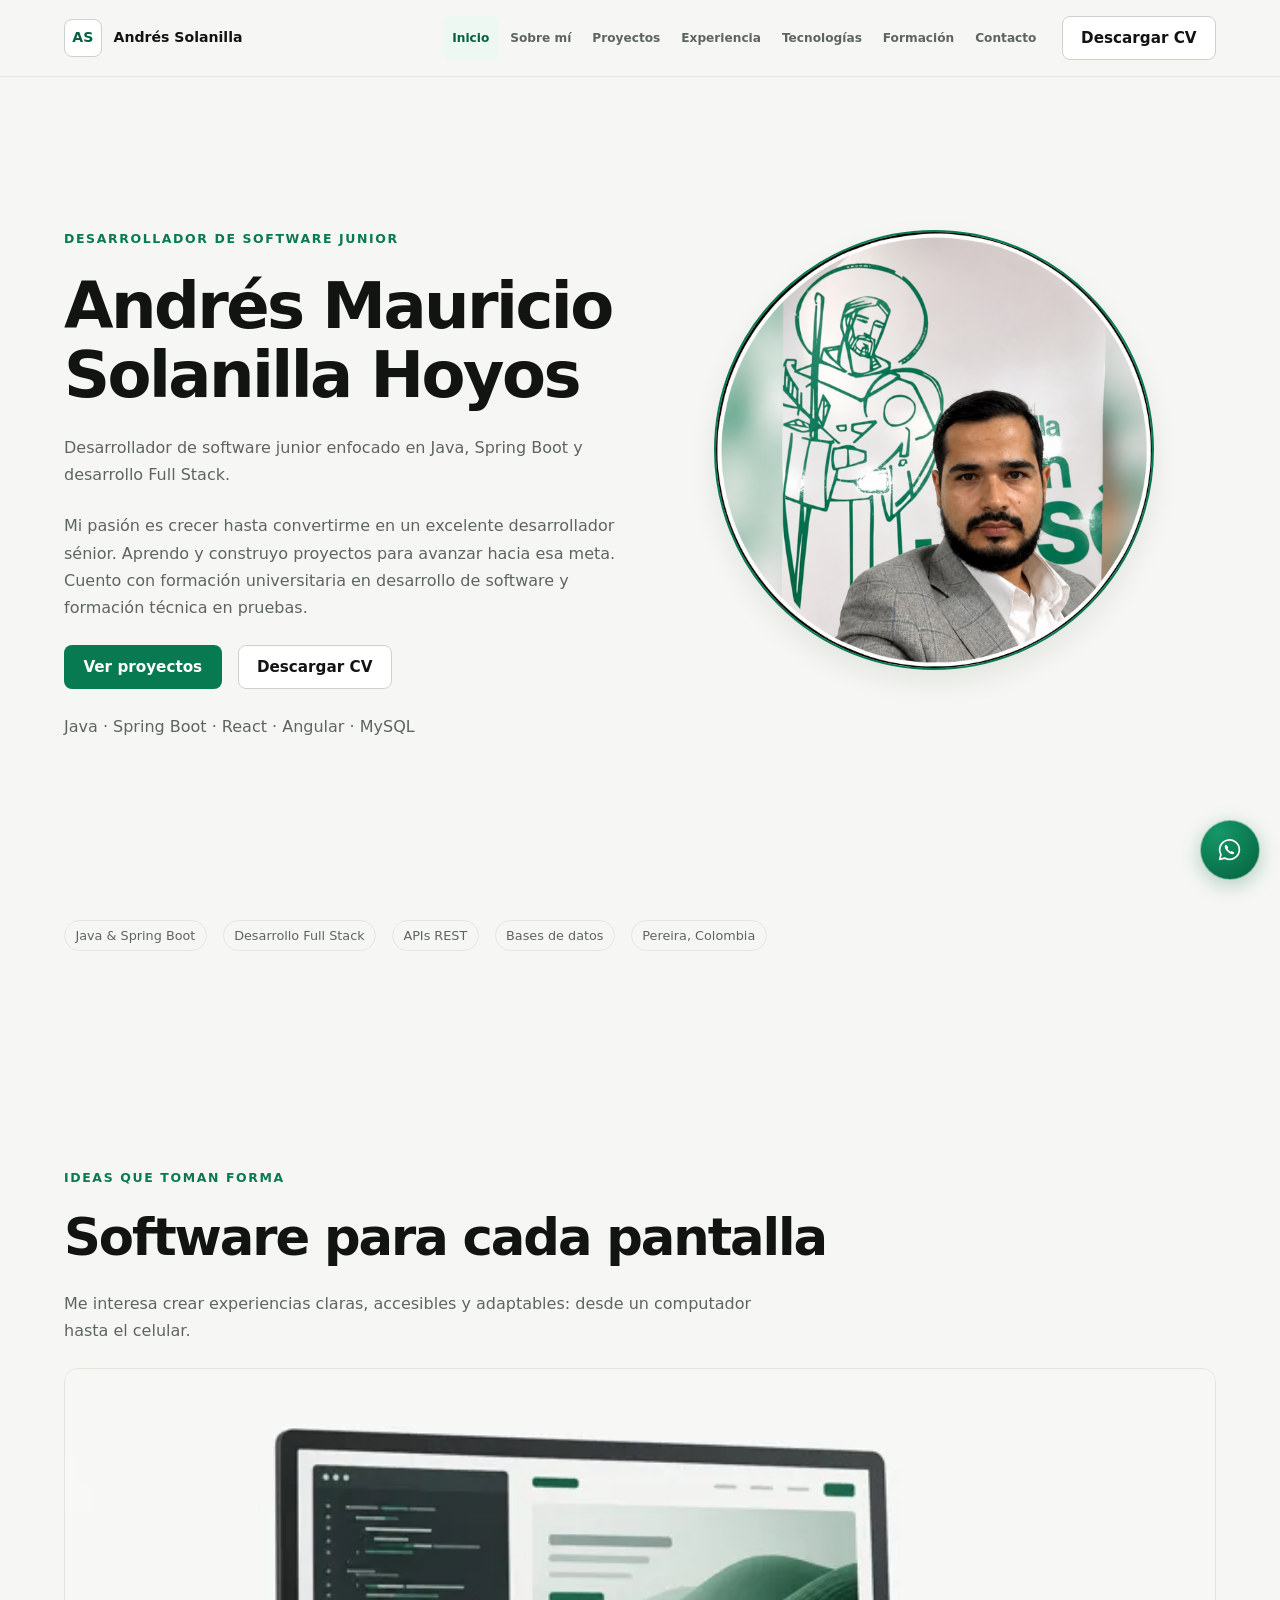
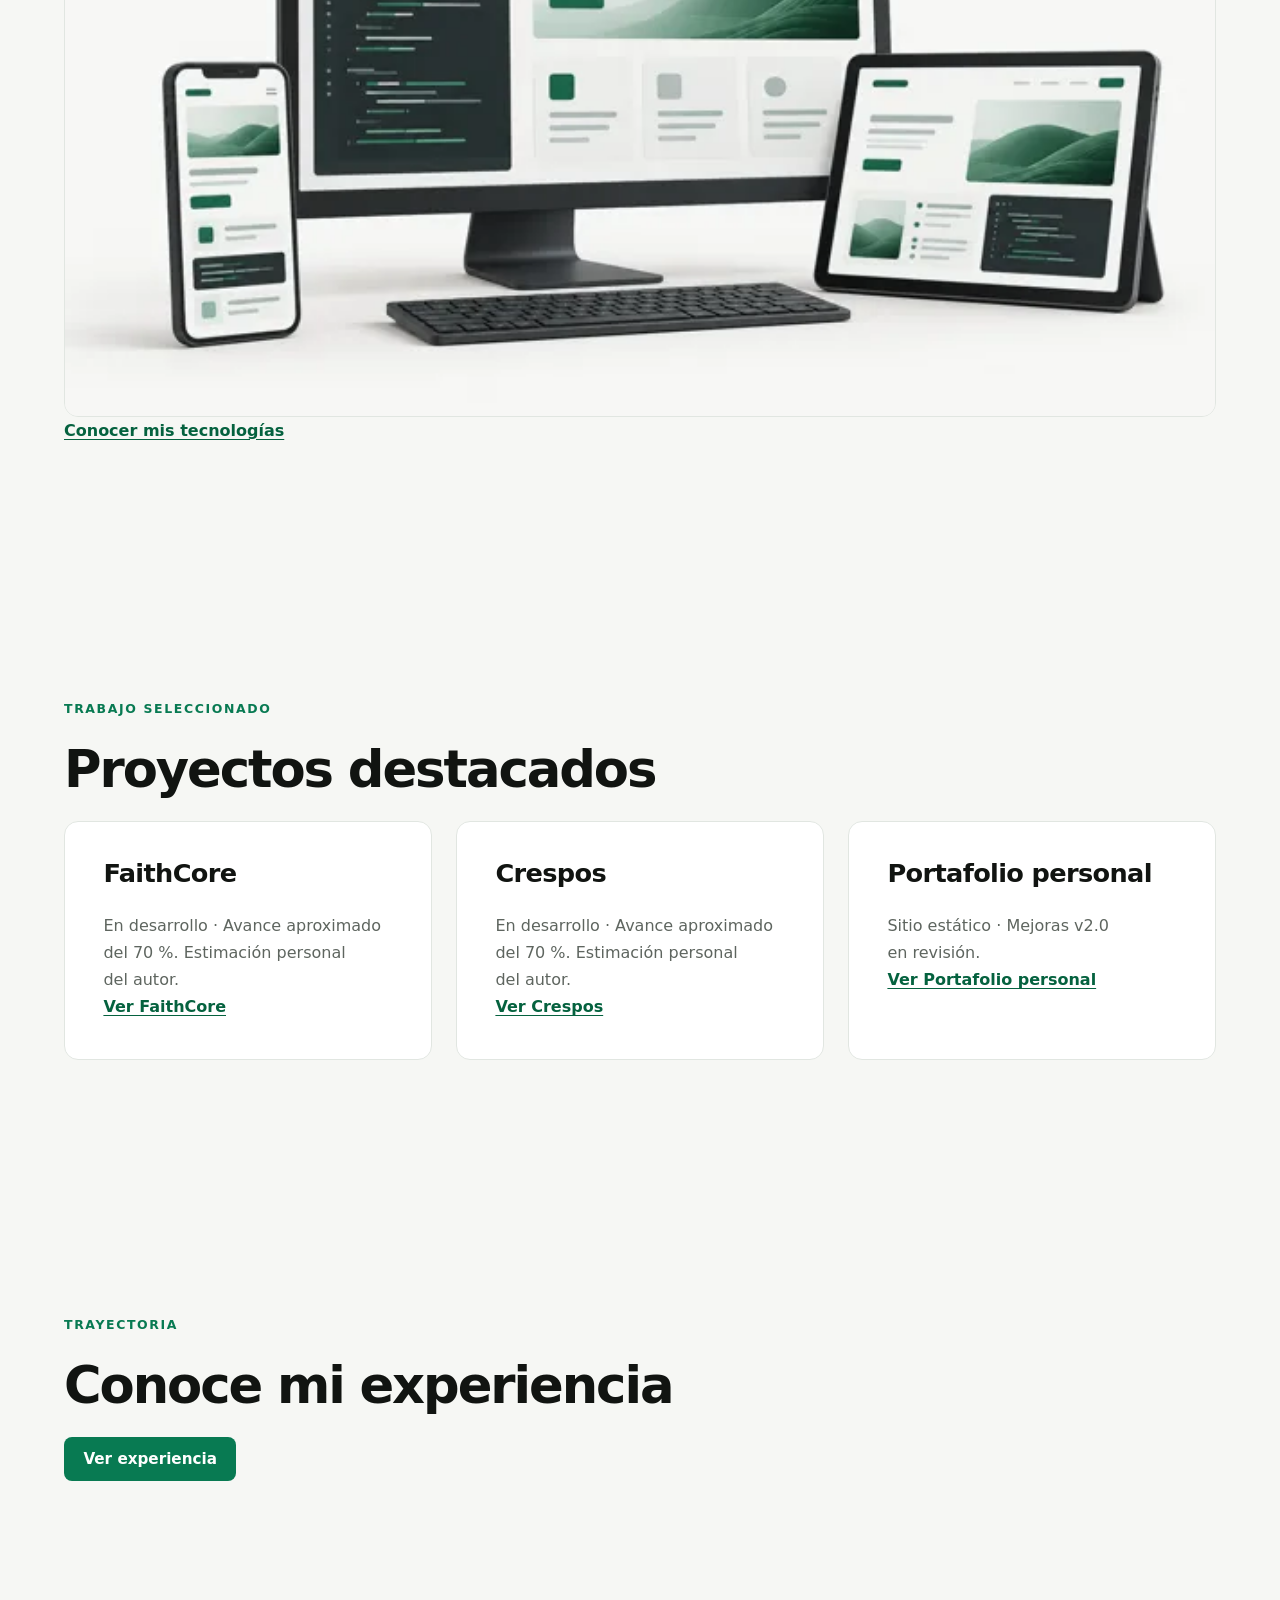
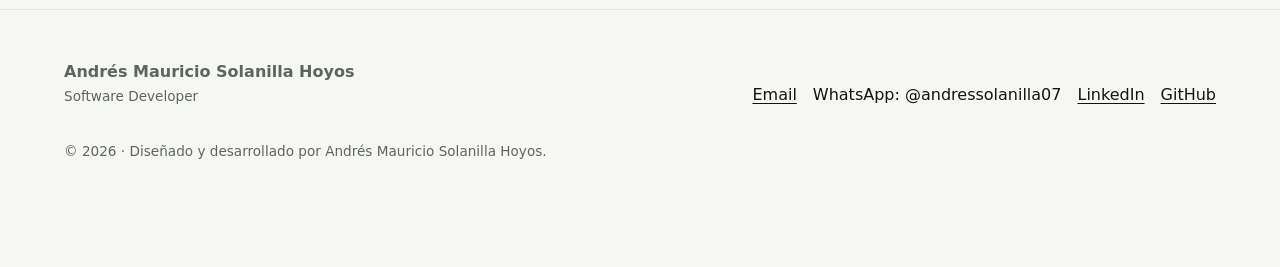
<file: index.html>
<!doctype html>
<html lang="es">
<head>
  <meta charset="utf-8">
  <meta name="viewport" content="width=device-width, initial-scale=1">
  <title>Andrés Mauricio Solanilla Hoyos | Java &amp; Software Developer</title>
  <meta name="description" content="Portafolio de Andrés Mauricio Solanilla Hoyos, desarrollador de software junior enfocado en Java, Spring Boot, APIs REST y soluciones Full Stack.">
  <meta name="theme-color" content="#f6f7f4">
  <link rel="canonical" href="https://andressolanilla07.github.io/">
  <link rel="icon" href="assets/icons/favicon.svg" type="image/svg+xml">
  <link rel="stylesheet" href="css/main.css">
  <meta property="og:type" content="website">
  <meta property="og:locale" content="es_CO">
  <meta property="og:title" content="Andrés Mauricio Solanilla Hoyos | Java &amp; Software Developer">
  <meta property="og:description" content="Desarrollo de APIs, aplicaciones web y soluciones mantenibles con Java, Spring Boot y tecnologías Full Stack.">
  <meta property="og:url" content="https://andressolanilla07.github.io/">

  <script type="application/ld+json">
  {"@context":"https://schema.org","@graph":[{"@type":"Person","name":"Andrés Mauricio Solanilla Hoyos","jobTitle":"Desarrollador de software junior","address":{"@type":"PostalAddress","addressLocality":"Pereira","addressCountry":"CO"},"knowsAbout":["Java","Spring Boot","REST APIs","Full Stack Development"]},{"@type":"WebSite","name":"Portafolio de Andrés Solanilla","url":"https://andressolanilla07.github.io/"}]}
  </script>
</head>
<body>
  <a class="skip-link" href="#main-content">Saltar al contenido principal</a>
  <header class="site-header">
    <div class="site-header__inner container">
      <a class="brand" href="index.html" aria-label="Andrés Solanilla, inicio">
        <span class="brand__mark" aria-hidden="true">AS</span><span class="brand__name">Andrés Solanilla</span>
      </a>
      <button class="nav-toggle" type="button" aria-expanded="false" aria-controls="site-navigation"><span>Menú</span></button>
      <nav class="site-nav" id="site-navigation" aria-label="Navegación principal">
        <ul class="site-nav__list">
          <li><a class="site-nav__link" href="index.html" aria-current="page">Inicio</a></li>
          <li><a class="site-nav__link" href="about.html">Sobre mí</a></li>
          <li><a class="site-nav__link" href="projects.html">Proyectos</a></li>
          <li><a class="site-nav__link" href="experience.html">Experiencia</a></li>
          <li><a class="site-nav__link" href="skills.html">Tecnologías</a></li>
          <li><a class="site-nav__link" href="education.html">Formación</a></li>
          <li><a class="site-nav__link" href="contact.html">Contacto</a></li>
        </ul>
        <a class="button button--secondary site-nav__cta" href="assets/documents/cv-andres-solanilla.pdf" download>Descargar CV</a>
      </nav>
    </div>
  </header>
  <main class="page-main" id="main-content" tabindex="-1">
    <section class="hero section--compact" aria-labelledby="hero-title">
      <div class="container grid grid--two">
        <div class="hero__content flow">
          <p class="eyebrow">Desarrollador de software junior</p>
          <h1 id="hero-title">Andrés Mauricio Solanilla Hoyos</h1>
          <p>Desarrollador de software junior enfocado en Java, Spring Boot y desarrollo Full Stack.</p>
          <p>Mi pasión es crecer hasta convertirme en un excelente desarrollador sénior. Aprendo y construyo proyectos para avanzar hacia esa meta. Cuento con formación universitaria en desarrollo de software y formación técnica en pruebas.</p>
          <div class="cluster">
            <a class="button button--primary" href="projects.html">Ver proyectos</a>
            <a class="button button--secondary" href="assets/documents/cv-andres-solanilla.pdf" download>Descargar CV</a>
          </div>
          <p>Java · Spring Boot · React · Angular · MySQL</p>
        </div>
        <figure class="hero__media profile-frame">
          <img class="profile-image" src="assets/images/profile.png" width="1254" height="1254" alt="Retrato profesional de Andrés Mauricio Solanilla Hoyos" fetchpriority="high" decoding="async">
        </figure>
      </div>
    </section>
    <section class="section--compact" aria-label="Enfoque profesional">
      <div class="container">
        <ul class="tag-list">
          <li class="tag">Java &amp; Spring Boot</li><li class="tag">Desarrollo Full Stack</li><li class="tag">APIs REST</li><li class="tag">Bases de datos</li><li class="tag">Pereira, Colombia</li>
        </ul>
      </div>
    </section>
    <section class="section technology-scene" aria-labelledby="technology-scene-title">
      <div class="container flow">
        <p class="eyebrow">Ideas que toman forma</p>
        <h2 id="technology-scene-title">Software para cada pantalla</h2>
        <p>Me interesa crear experiencias claras, accesibles y adaptables: desde un computador hasta el celular.</p>
        <figure class="technology-scene__image"><img src="assets/images/devices.webp" srcset="assets/images/devices-small.webp 640w, assets/images/devices.webp 1280w" sizes="(max-width: 767px) calc(100vw - 40px), 1100px" width="1280" height="720" loading="lazy" decoding="async" alt="Ilustración de computador, tableta y celular sin marcas con interfaces adaptadas a cada pantalla."></figure>
        <a class="text-link" href="skills.html">Conocer mis tecnologías</a>
      </div>
    </section>
    <section class="section" aria-labelledby="featured-projects-title">
      <div class="container flow">
        <p class="eyebrow">Trabajo seleccionado</p>
        <h2 id="featured-projects-title">Proyectos destacados</h2>
        <div class="grid grid--three">
          <article class="card flow"><h3>FaithCore</h3><p>En desarrollo · Avance aproximado del 70 %. Estimación personal del autor.</p><a class="text-link" href="projects.html#faithcore">Ver FaithCore</a></article>
          <article class="card flow"><h3>Crespos</h3><p>En desarrollo · Avance aproximado del 70 %. Estimación personal del autor.</p><a class="text-link" href="projects.html#crespos">Ver Crespos</a></article>
          <article class="card flow"><h3>Portafolio personal</h3><p>Sitio estático · Mejoras v2.0 en revisión.</p><a class="text-link" href="projects.html#portfolio">Ver Portafolio personal</a></article>
        </div>
      </div>
    </section>
    <section class="section" aria-labelledby="experience-cta-title">
      <div class="container flow"><p class="eyebrow">Trayectoria</p><h2 id="experience-cta-title">Conoce mi experiencia</h2><a class="button button--primary" href="experience.html">Ver experiencia</a></div>
    </section>
  </main>
  <footer class="site-footer">
    <div class="site-footer__inner container">
      <p class="site-footer__identity"><strong>Andrés Mauricio Solanilla Hoyos</strong><span>Software Developer</span></p>
      <nav class="footer-nav" aria-label="Enlaces de contacto"><ul class="footer-nav__list"><li><a href="mailto:solanilla07@gmail.com">Email</a></li><li><span>WhatsApp: @andressolanilla07</span></li><li><a href="https://www.linkedin.com/in/andres-solanilla-dev" target="_blank" rel="noopener noreferrer">LinkedIn</a></li><li><a href="https://github.com/andressolanilla07" target="_blank" rel="noopener noreferrer">GitHub</a></li></ul></nav>
      <p class="site-footer__note">© <time datetime="2026">2026</time> · Diseñado y desarrollado por Andrés Mauricio Solanilla Hoyos.</p>
    </div>
  </footer>
  <script type="module" src="js/main.js"></script>
</body>
</html>
</file>
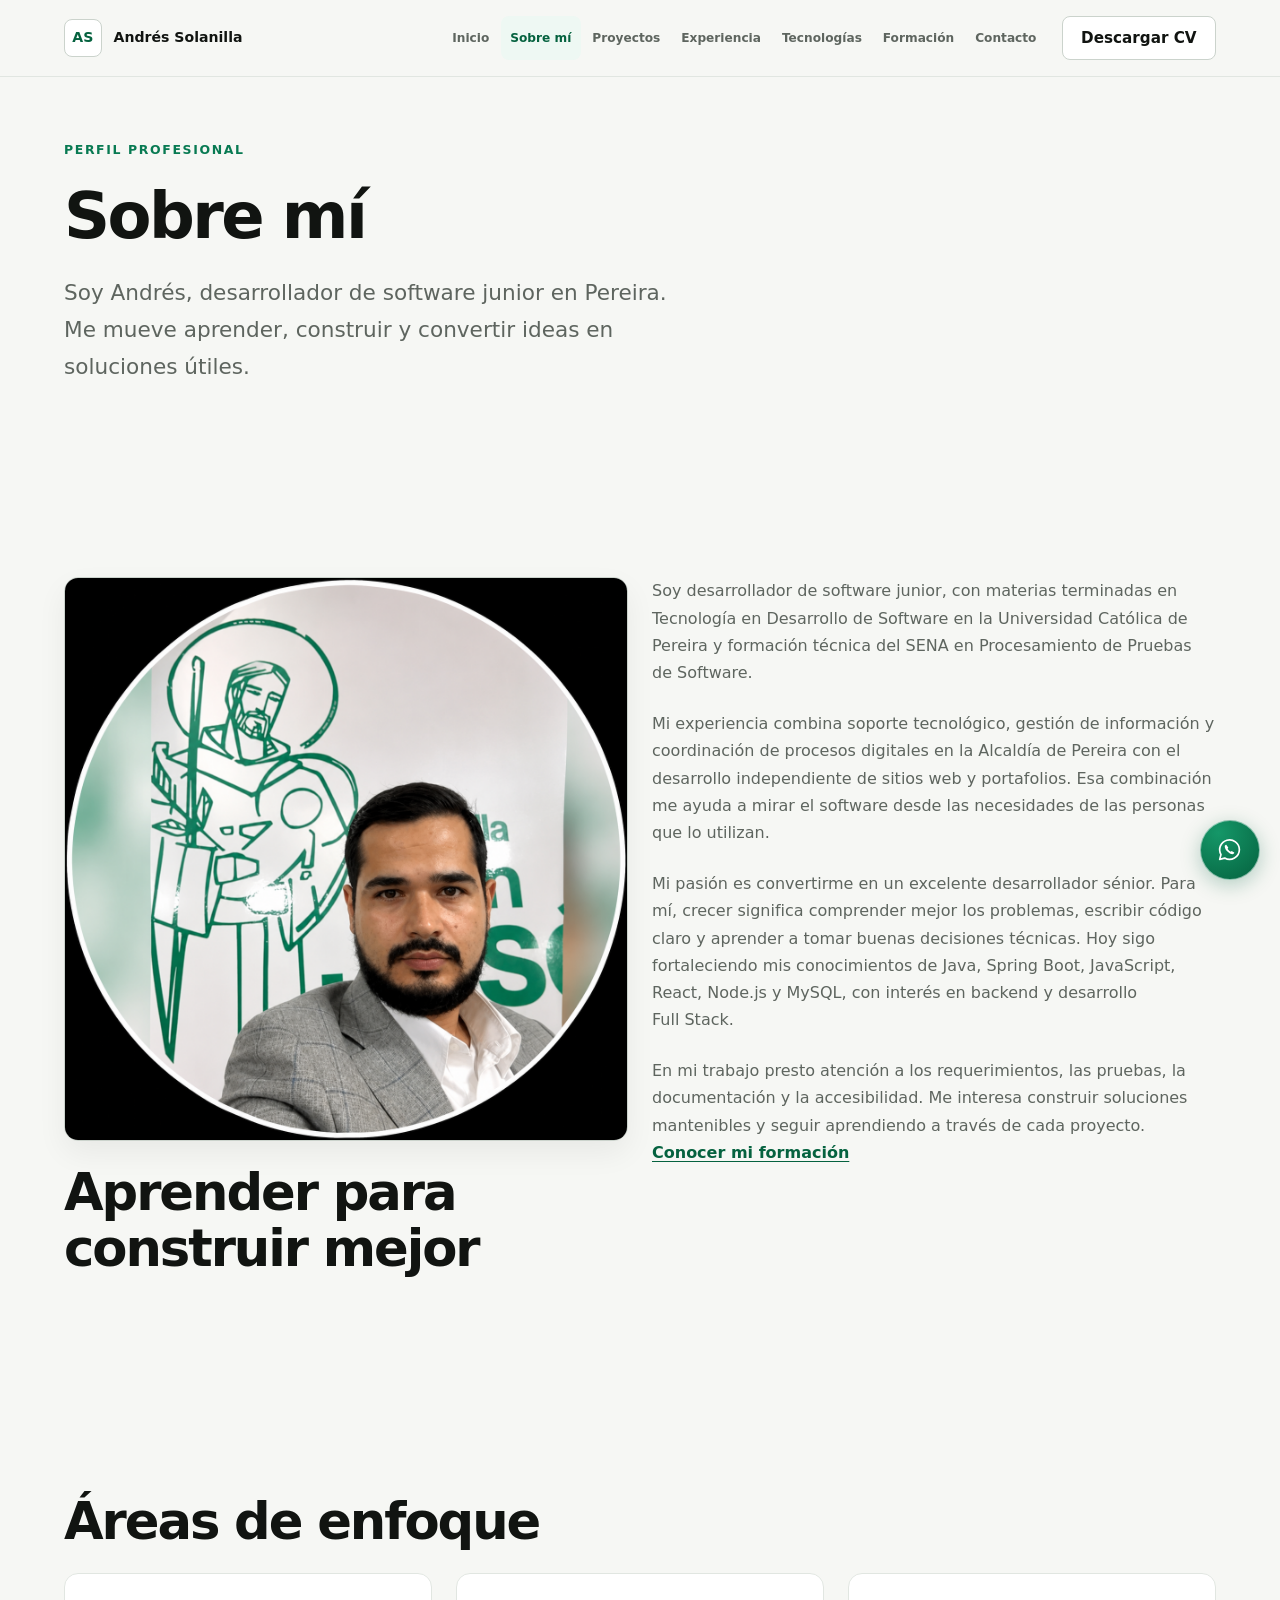
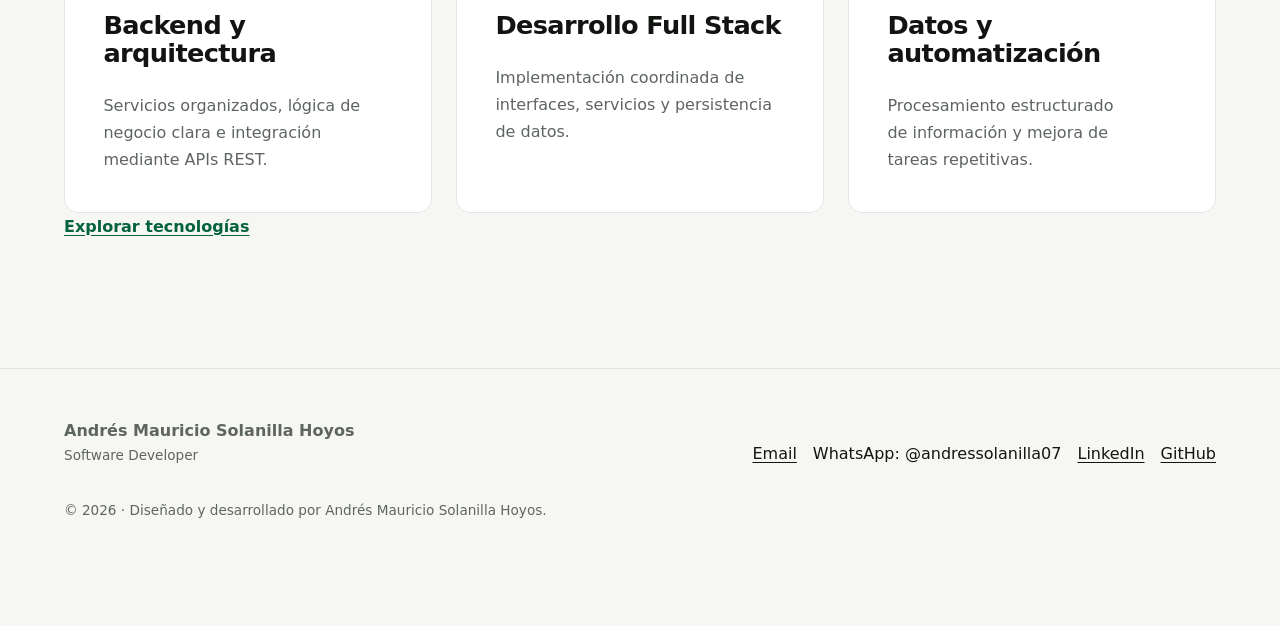
<file: about.html>
<!doctype html>
<html lang="es">
<head>
  <meta charset="utf-8"><meta name="viewport" content="width=device-width, initial-scale=1">
  <title>Sobre mí | Andrés Solanilla</title>
  <meta name="description" content="Conoce el perfil profesional de Andrés Solanilla, desarrollador de software enfocado en Java, Spring Boot, APIs REST y desarrollo Full Stack.">
  <link rel="canonical" href="https://andressolanilla07.github.io/about.html"><link rel="icon" href="assets/icons/favicon.svg" type="image/svg+xml"><link rel="stylesheet" href="css/main.css">
  <meta property="og:type" content="profile"><meta property="og:locale" content="es_CO"><meta property="og:title" content="Sobre mí | Andrés Solanilla"><meta property="og:description" content="Perfil, enfoque y forma de trabajo de Andrés Solanilla."><meta property="og:url" content="https://andressolanilla07.github.io/about.html">
  <script type="application/ld+json">{"@context":"https://schema.org","@type":"BreadcrumbList","itemListElement":[{"@type":"ListItem","position":1,"name":"Inicio","item":"https://andressolanilla07.github.io/"},{"@type":"ListItem","position":2,"name":"Sobre mí","item":"https://andressolanilla07.github.io/about.html"}]}</script>
</head>
<body>
  <a class="skip-link" href="#main-content">Saltar al contenido principal</a>
  <header class="site-header"><div class="site-header__inner container"><a class="brand" href="index.html" aria-label="Andrés Solanilla, inicio"><span class="brand__mark" aria-hidden="true">AS</span><span class="brand__name">Andrés Solanilla</span></a><button class="nav-toggle" type="button" aria-expanded="false" aria-controls="site-navigation"><span>Menú</span></button><nav class="site-nav" id="site-navigation" aria-label="Navegación principal"><ul class="site-nav__list"><li><a class="site-nav__link" href="index.html">Inicio</a></li><li><a class="site-nav__link" href="about.html" aria-current="page">Sobre mí</a></li><li><a class="site-nav__link" href="projects.html">Proyectos</a></li><li><a class="site-nav__link" href="experience.html">Experiencia</a></li><li><a class="site-nav__link" href="skills.html">Tecnologías</a></li><li><a class="site-nav__link" href="education.html">Formación</a></li><li><a class="site-nav__link" href="contact.html">Contacto</a></li></ul><a class="button button--secondary site-nav__cta" href="assets/documents/cv-andres-solanilla.pdf" download>Descargar CV</a></nav></div></header>
  <main class="page-main" id="main-content" tabindex="-1">
    <div class="container"><header class="page-header"><p class="eyebrow">Perfil profesional</p><h1>Sobre mí</h1><p class="page-header__intro">Soy Andrés, desarrollador de software junior en Pereira. Me mueve aprender, construir y convertir ideas en soluciones útiles.</p></header></div>
    <section class="section--compact"><div class="container grid grid--two"><div class="flow"><figure class="profile-frame profile-frame--about"><img class="profile-image" src="assets/images/profile.png" width="1254" height="1254" alt="Andrés Mauricio Solanilla Hoyos con atuendo profesional" loading="lazy" decoding="async"></figure><h2>Aprender para construir mejor</h2></div><div class="flow"><p>Soy desarrollador de software junior, con materias terminadas en Tecnología en Desarrollo de Software en la Universidad Católica de Pereira y formación técnica del SENA en Procesamiento de Pruebas de Software.</p><p>Mi experiencia combina soporte tecnológico, gestión de información y coordinación de procesos digitales en la Alcaldía de Pereira con el desarrollo independiente de sitios web y portafolios. Esa combinación me ayuda a mirar el software desde las necesidades de las personas que lo utilizan.</p><p>Mi pasión es convertirme en un excelente desarrollador sénior. Para mí, crecer significa comprender mejor los problemas, escribir código claro y aprender a tomar buenas decisiones técnicas. Hoy sigo fortaleciendo mis conocimientos de Java, Spring Boot, JavaScript, React, Node.js y MySQL, con interés en backend y desarrollo Full Stack.</p><p>En mi trabajo presto atención a los requerimientos, las pruebas, la documentación y la accesibilidad. Me interesa construir soluciones mantenibles y seguir aprendiendo a través de cada proyecto.</p><a class="text-link" href="education.html">Conocer mi formación</a></div></div></section>
    <section class="section" aria-labelledby="focus-title"><div class="container flow"><h2 id="focus-title">Áreas de enfoque</h2><div class="grid grid--three"><article class="card flow"><h3>Backend y arquitectura</h3><p>Servicios organizados, lógica de negocio clara e integración mediante APIs REST.</p></article><article class="card flow"><h3>Desarrollo Full Stack</h3><p>Implementación coordinada de interfaces, servicios y persistencia de datos.</p></article><article class="card flow"><h3>Datos y automatización</h3><p>Procesamiento estructurado de información y mejora de tareas repetitivas.</p></article></div><a class="text-link" href="skills.html">Explorar tecnologías</a></div></section>
  </main>
  <footer class="site-footer"><div class="site-footer__inner container"><p class="site-footer__identity"><strong>Andrés Mauricio Solanilla Hoyos</strong><span>Software Developer</span></p><nav class="footer-nav" aria-label="Enlaces de contacto"><ul class="footer-nav__list"><li><a href="mailto:solanilla07@gmail.com">Email</a></li><li><span>WhatsApp: @andressolanilla07</span></li><li><a href="https://www.linkedin.com/in/andres-solanilla-dev" target="_blank" rel="noopener noreferrer">LinkedIn</a></li><li><a href="https://github.com/andressolanilla07" target="_blank" rel="noopener noreferrer">GitHub</a></li></ul></nav><p class="site-footer__note">© <time datetime="2026">2026</time> · Diseñado y desarrollado por Andrés Mauricio Solanilla Hoyos.</p></div></footer>
  <script type="module" src="js/main.js"></script>
</body>
</html>
</file>
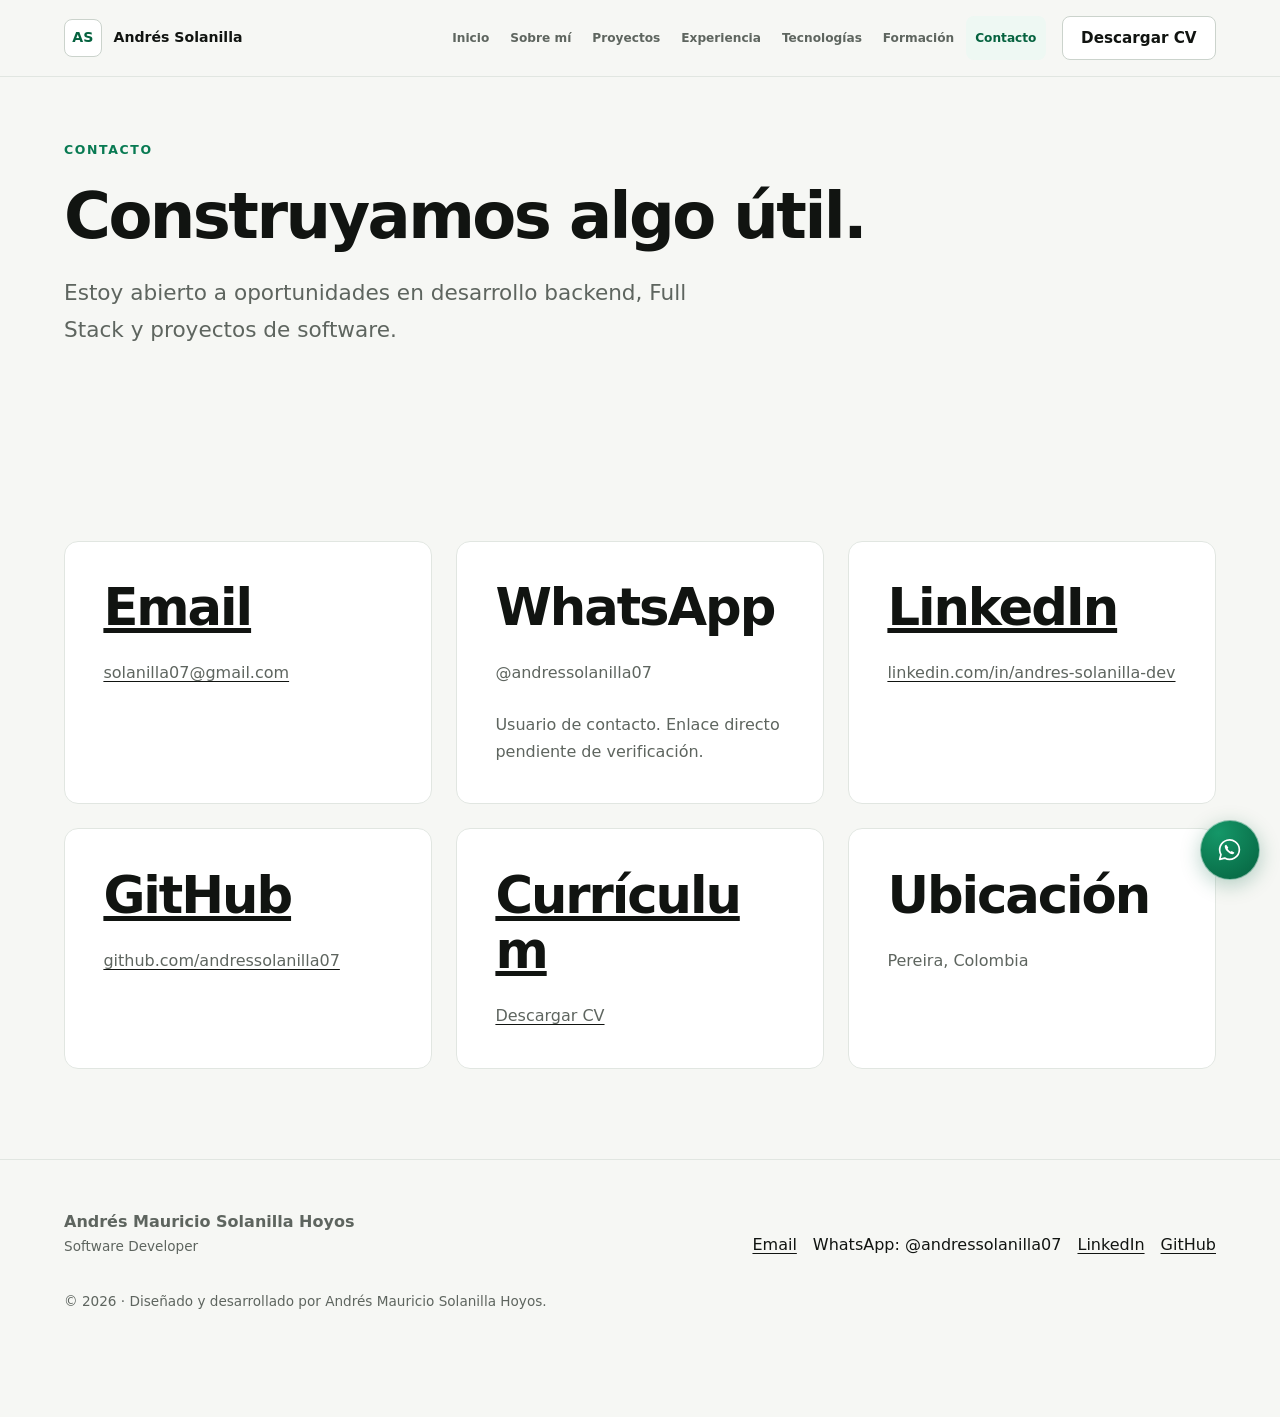
<file: contact.html>
<!doctype html>
<html lang="es">
<head>
  <meta charset="utf-8"><meta name="viewport" content="width=device-width, initial-scale=1"><title>Contacto | Andrés Solanilla</title><meta name="description" content="Contacta a Andrés Solanilla para oportunidades de desarrollo backend, Full Stack y proyectos de software."><link rel="canonical" href="https://andressolanilla07.github.io/contact.html"><link rel="icon" href="assets/icons/favicon.svg" type="image/svg+xml"><link rel="stylesheet" href="css/main.css"><meta property="og:type" content="website"><meta property="og:locale" content="es_CO"><meta property="og:title" content="Contacto | Andrés Solanilla"><meta property="og:description" content="Contacto profesional para oportunidades y proyectos de software."><meta property="og:url" content="https://andressolanilla07.github.io/contact.html"><script type="application/ld+json">{"@context":"https://schema.org","@type":"BreadcrumbList","itemListElement":[{"@type":"ListItem","position":1,"name":"Inicio","item":"https://andressolanilla07.github.io/"},{"@type":"ListItem","position":2,"name":"Contacto","item":"https://andressolanilla07.github.io/contact.html"}]}</script>
</head>
<body>
  <a class="skip-link" href="#main-content">Saltar al contenido principal</a>
  <header class="site-header"><div class="site-header__inner container"><a class="brand" href="index.html" aria-label="Andrés Solanilla, inicio"><span class="brand__mark" aria-hidden="true">AS</span><span class="brand__name">Andrés Solanilla</span></a><button class="nav-toggle" type="button" aria-expanded="false" aria-controls="site-navigation"><span>Menú</span></button><nav class="site-nav" id="site-navigation" aria-label="Navegación principal"><ul class="site-nav__list"><li><a class="site-nav__link" href="index.html">Inicio</a></li><li><a class="site-nav__link" href="about.html">Sobre mí</a></li><li><a class="site-nav__link" href="projects.html">Proyectos</a></li><li><a class="site-nav__link" href="experience.html">Experiencia</a></li><li><a class="site-nav__link" href="skills.html">Tecnologías</a></li><li><a class="site-nav__link" href="education.html">Formación</a></li><li><a class="site-nav__link" href="contact.html" aria-current="page">Contacto</a></li></ul><a class="button button--secondary site-nav__cta" href="assets/documents/cv-andres-solanilla.pdf" download>Descargar CV</a></nav></div></header>
  <main class="page-main" id="main-content" tabindex="-1"><div class="container"><header class="page-header"><p class="eyebrow">Contacto</p><h1>Construyamos algo útil.</h1><p class="page-header__intro">Estoy abierto a oportunidades en desarrollo backend, Full Stack y proyectos de software.</p></header></div>
    <section class="section--compact"><div class="container grid grid--three">
      <a class="contact-link flow" href="mailto:solanilla07@gmail.com"><h2>Email</h2><p>solanilla07@gmail.com</p></a>
      <article class="contact-link flow"><h2>WhatsApp</h2><p>@andressolanilla07</p><p>Usuario de contacto. Enlace directo pendiente de verificación.</p></article>
      <a class="contact-link flow" href="https://www.linkedin.com/in/andres-solanilla-dev" target="_blank" rel="noopener noreferrer"><h2>LinkedIn</h2><p>linkedin.com/in/andres-solanilla-dev</p></a>
      <a class="contact-link flow" href="https://github.com/andressolanilla07" target="_blank" rel="noopener noreferrer"><h2>GitHub</h2><p>github.com/andressolanilla07</p></a>
      <a class="contact-link flow" href="assets/documents/cv-andres-solanilla.pdf" download><h2>Currículum</h2><p>Descargar CV</p></a>
      <article class="contact-link flow"><h2>Ubicación</h2><p>Pereira, Colombia</p></article>
    </div></section>
  </main>
  <footer class="site-footer"><div class="site-footer__inner container"><p class="site-footer__identity"><strong>Andrés Mauricio Solanilla Hoyos</strong><span>Software Developer</span></p><nav class="footer-nav" aria-label="Enlaces de contacto"><ul class="footer-nav__list"><li><a href="mailto:solanilla07@gmail.com">Email</a></li><li><span>WhatsApp: @andressolanilla07</span></li><li><a href="https://www.linkedin.com/in/andres-solanilla-dev" target="_blank" rel="noopener noreferrer">LinkedIn</a></li><li><a href="https://github.com/andressolanilla07" target="_blank" rel="noopener noreferrer">GitHub</a></li></ul></nav><p class="site-footer__note">© <time datetime="2026">2026</time> · Diseñado y desarrollado por Andrés Mauricio Solanilla Hoyos.</p></div></footer>
  <script type="module" src="js/main.js"></script>
</body>
</html>
</file>
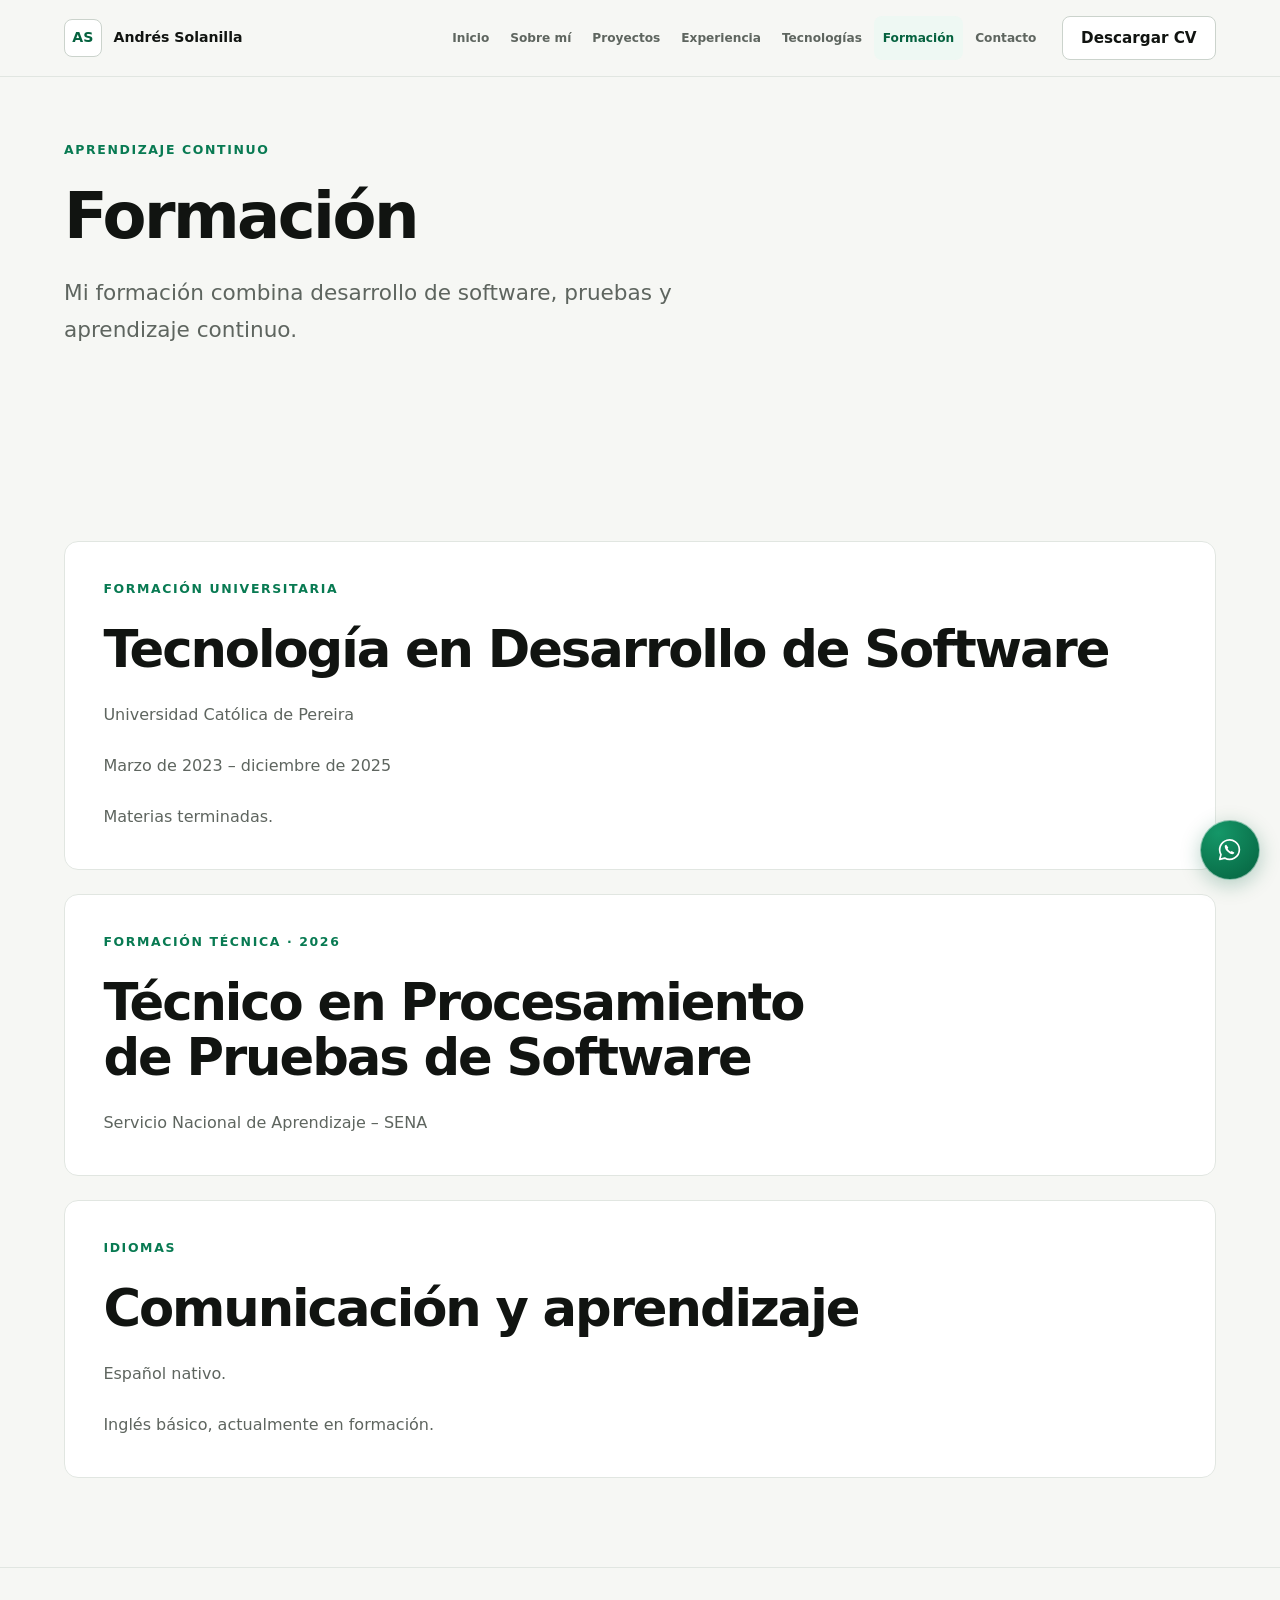
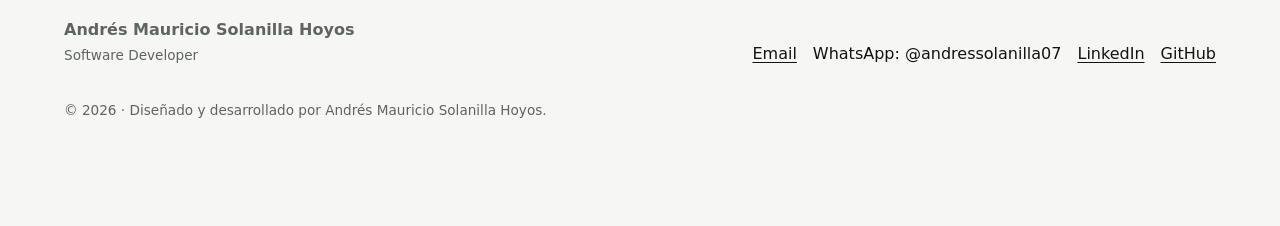
<file: education.html>
<!doctype html>
<html lang="es">
<head>
  <meta charset="utf-8"><meta name="viewport" content="width=device-width, initial-scale=1"><title>Formación | Andrés Solanilla</title><meta name="description" content="Formación en desarrollo de software y aprendizaje técnico de Andrés Mauricio Solanilla Hoyos."><link rel="canonical" href="https://andressolanilla07.github.io/education.html"><link rel="icon" href="assets/icons/favicon.svg" type="image/svg+xml"><link rel="stylesheet" href="css/main.css"><meta property="og:type" content="website"><meta property="og:locale" content="es_CO"><meta property="og:title" content="Formación | Andrés Solanilla"><meta property="og:description" content="Educación, certificaciones y cursos técnicos."><meta property="og:url" content="https://andressolanilla07.github.io/education.html"><script type="application/ld+json">{"@context":"https://schema.org","@type":"BreadcrumbList","itemListElement":[{"@type":"ListItem","position":1,"name":"Inicio","item":"https://andressolanilla07.github.io/"},{"@type":"ListItem","position":2,"name":"Formación","item":"https://andressolanilla07.github.io/education.html"}]}</script>
</head>
<body>
  <a class="skip-link" href="#main-content">Saltar al contenido principal</a>
  <header class="site-header"><div class="site-header__inner container"><a class="brand" href="index.html" aria-label="Andrés Solanilla, inicio"><span class="brand__mark" aria-hidden="true">AS</span><span class="brand__name">Andrés Solanilla</span></a><button class="nav-toggle" type="button" aria-expanded="false" aria-controls="site-navigation"><span>Menú</span></button><nav class="site-nav" id="site-navigation" aria-label="Navegación principal"><ul class="site-nav__list"><li><a class="site-nav__link" href="index.html">Inicio</a></li><li><a class="site-nav__link" href="about.html">Sobre mí</a></li><li><a class="site-nav__link" href="projects.html">Proyectos</a></li><li><a class="site-nav__link" href="experience.html">Experiencia</a></li><li><a class="site-nav__link" href="skills.html">Tecnologías</a></li><li><a class="site-nav__link" href="education.html" aria-current="page">Formación</a></li><li><a class="site-nav__link" href="contact.html">Contacto</a></li></ul><a class="button button--secondary site-nav__cta" href="assets/documents/cv-andres-solanilla.pdf" download>Descargar CV</a></nav></div></header>
  <main class="page-main" id="main-content" tabindex="-1"><div class="container"><header class="page-header"><p class="eyebrow">Aprendizaje continuo</p><h1>Formación</h1><p class="page-header__intro">Mi formación combina desarrollo de software, pruebas y aprendizaje continuo.</p></header></div>
    <section class="section--compact"><div class="container grid">
      <article class="education-entry flow"><p class="eyebrow">Formación universitaria</p><h2>Tecnología en Desarrollo de Software</h2><p>Universidad Católica de Pereira</p><p>Marzo de 2023 – diciembre de 2025</p><p>Materias terminadas.</p></article>
      <article class="education-entry flow"><p class="eyebrow">Formación técnica · 2026</p><h2>Técnico en Procesamiento de Pruebas de Software</h2><p>Servicio Nacional de Aprendizaje – SENA</p></article>
      <article class="education-entry flow"><p class="eyebrow">Idiomas</p><h2>Comunicación y aprendizaje</h2><p>Español nativo.</p><p>Inglés básico, actualmente en formación.</p></article>
    </div></section>
  </main>
  <footer class="site-footer"><div class="site-footer__inner container"><p class="site-footer__identity"><strong>Andrés Mauricio Solanilla Hoyos</strong><span>Software Developer</span></p><nav class="footer-nav" aria-label="Enlaces de contacto"><ul class="footer-nav__list"><li><a href="mailto:solanilla07@gmail.com">Email</a></li><li><span>WhatsApp: @andressolanilla07</span></li><li><a href="https://www.linkedin.com/in/andres-solanilla-dev" target="_blank" rel="noopener noreferrer">LinkedIn</a></li><li><a href="https://github.com/andressolanilla07" target="_blank" rel="noopener noreferrer">GitHub</a></li></ul></nav><p class="site-footer__note">© <time datetime="2026">2026</time> · Diseñado y desarrollado por Andrés Mauricio Solanilla Hoyos.</p></div></footer>
  <script type="module" src="js/main.js"></script>
</body>
</html>
</file>
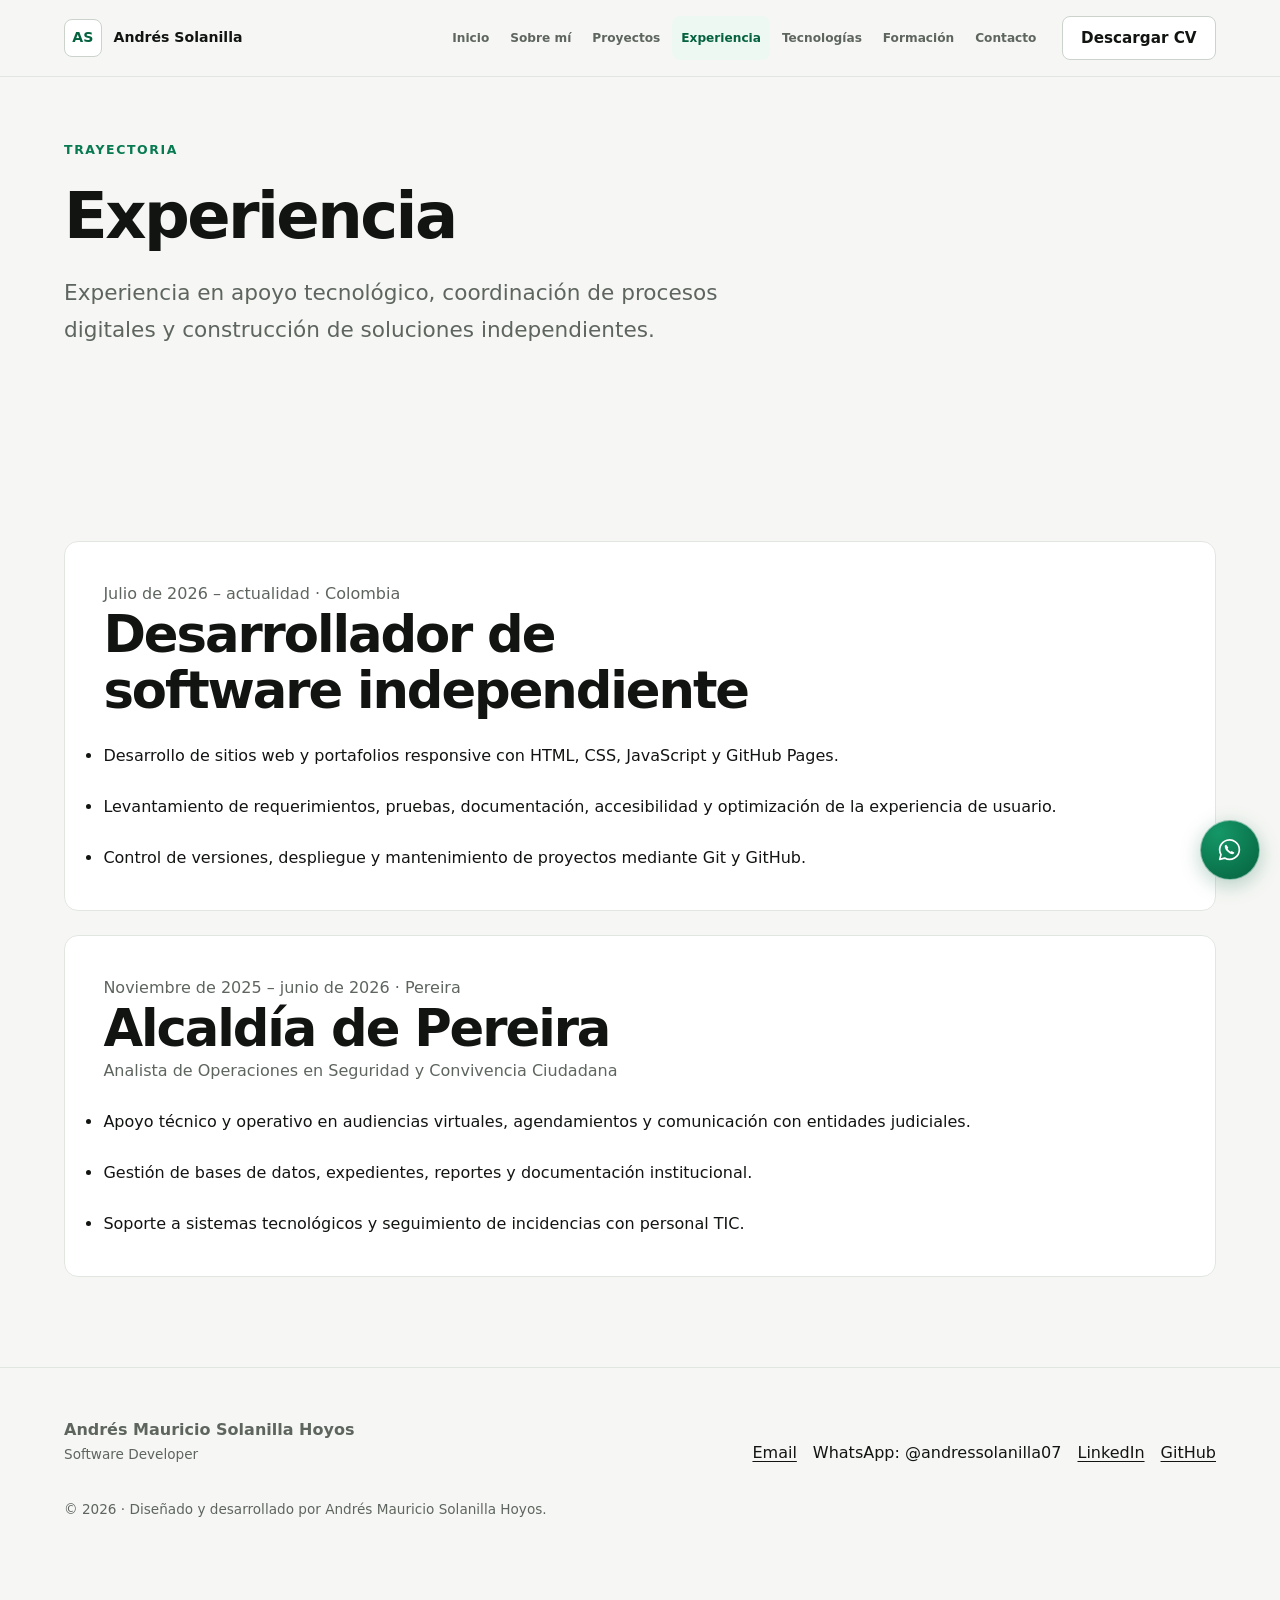
<file: experience.html>
<!doctype html>
<html lang="es">
<head>
  <meta charset="utf-8"><meta name="viewport" content="width=device-width, initial-scale=1"><title>Experiencia | Andrés Solanilla</title><meta name="description" content="Experiencia profesional de Andrés Solanilla en apoyo tecnológico, procesos digitales y desarrollo de software."><link rel="canonical" href="https://andressolanilla07.github.io/experience.html"><link rel="icon" href="assets/icons/favicon.svg" type="image/svg+xml"><link rel="stylesheet" href="css/main.css"><meta property="og:type" content="website"><meta property="og:locale" content="es_CO"><meta property="og:title" content="Experiencia | Andrés Solanilla"><meta property="og:description" content="Trayectoria en apoyo tecnológico y proyectos independientes."><meta property="og:url" content="https://andressolanilla07.github.io/experience.html"><script type="application/ld+json">{"@context":"https://schema.org","@type":"BreadcrumbList","itemListElement":[{"@type":"ListItem","position":1,"name":"Inicio","item":"https://andressolanilla07.github.io/"},{"@type":"ListItem","position":2,"name":"Experiencia","item":"https://andressolanilla07.github.io/experience.html"}]}</script>
</head>
<body>
  <a class="skip-link" href="#main-content">Saltar al contenido principal</a>
  <header class="site-header"><div class="site-header__inner container"><a class="brand" href="index.html" aria-label="Andrés Solanilla, inicio"><span class="brand__mark" aria-hidden="true">AS</span><span class="brand__name">Andrés Solanilla</span></a><button class="nav-toggle" type="button" aria-expanded="false" aria-controls="site-navigation"><span>Menú</span></button><nav class="site-nav" id="site-navigation" aria-label="Navegación principal"><ul class="site-nav__list"><li><a class="site-nav__link" href="index.html">Inicio</a></li><li><a class="site-nav__link" href="about.html">Sobre mí</a></li><li><a class="site-nav__link" href="projects.html">Proyectos</a></li><li><a class="site-nav__link" href="experience.html" aria-current="page">Experiencia</a></li><li><a class="site-nav__link" href="skills.html">Tecnologías</a></li><li><a class="site-nav__link" href="education.html">Formación</a></li><li><a class="site-nav__link" href="contact.html">Contacto</a></li></ul><a class="button button--secondary site-nav__cta" href="assets/documents/cv-andres-solanilla.pdf" download>Descargar CV</a></nav></div></header>
  <main class="page-main" id="main-content" tabindex="-1"><div class="container"><header class="page-header"><p class="eyebrow">Trayectoria</p><h1>Experiencia</h1><p class="page-header__intro">Experiencia en apoyo tecnológico, coordinación de procesos digitales y construcción de soluciones independientes.</p></header></div>
    <section class="section--compact"><div class="container grid">
      <article class="experience-entry flow"><header><p>Julio de 2026 – actualidad · Colombia</p><h2>Desarrollador de software independiente</h2></header><ul class="flow"><li>Desarrollo de sitios web y portafolios responsive con HTML, CSS, JavaScript y GitHub Pages.</li><li>Levantamiento de requerimientos, pruebas, documentación, accesibilidad y optimización de la experiencia de usuario.</li><li>Control de versiones, despliegue y mantenimiento de proyectos mediante Git y GitHub.</li></ul></article>
      <article class="experience-entry flow"><header><p>Noviembre de 2025 – junio de 2026 · Pereira</p><h2>Alcaldía de Pereira</h2><p>Analista de Operaciones en Seguridad y Convivencia Ciudadana</p></header><ul class="flow"><li>Apoyo técnico y operativo en audiencias virtuales, agendamientos y comunicación con entidades judiciales.</li><li>Gestión de bases de datos, expedientes, reportes y documentación institucional.</li><li>Soporte a sistemas tecnológicos y seguimiento de incidencias con personal TIC.</li></ul></article>
    </div></section>
  </main>
  <footer class="site-footer"><div class="site-footer__inner container"><p class="site-footer__identity"><strong>Andrés Mauricio Solanilla Hoyos</strong><span>Software Developer</span></p><nav class="footer-nav" aria-label="Enlaces de contacto"><ul class="footer-nav__list"><li><a href="mailto:solanilla07@gmail.com">Email</a></li><li><span>WhatsApp: @andressolanilla07</span></li><li><a href="https://www.linkedin.com/in/andres-solanilla-dev" target="_blank" rel="noopener noreferrer">LinkedIn</a></li><li><a href="https://github.com/andressolanilla07" target="_blank" rel="noopener noreferrer">GitHub</a></li></ul></nav><p class="site-footer__note">© <time datetime="2026">2026</time> · Diseñado y desarrollado por Andrés Mauricio Solanilla Hoyos.</p></div></footer>
  <script type="module" src="js/main.js"></script>
</body>
</html>
</file>
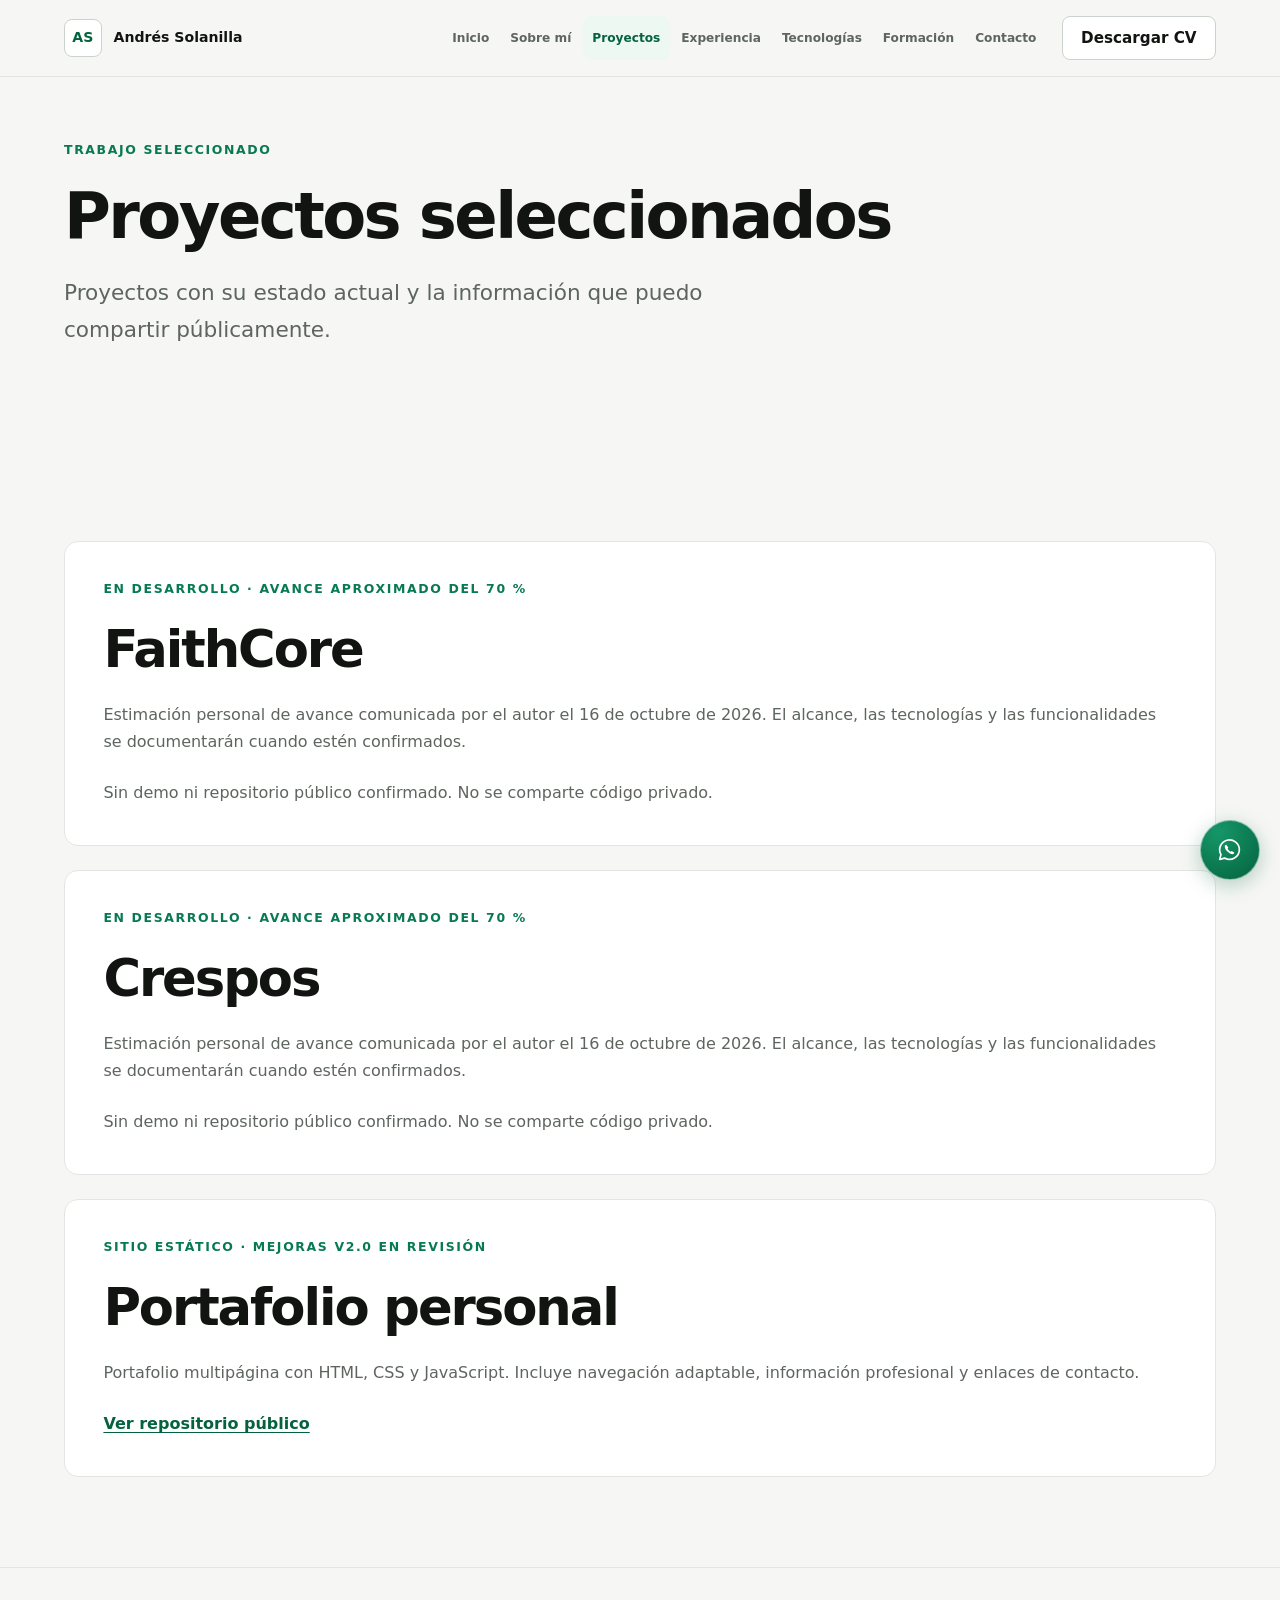
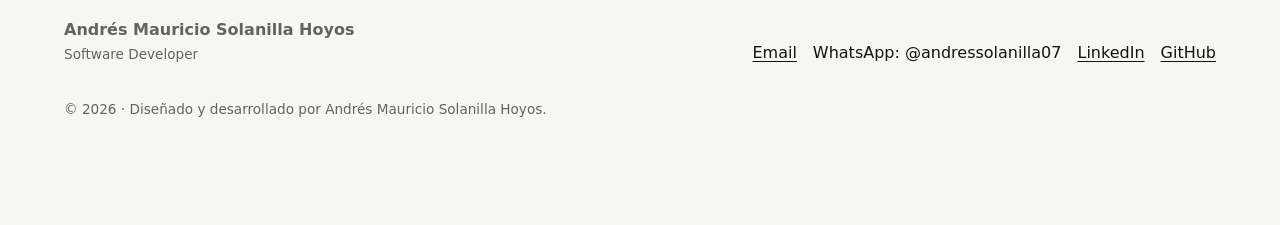
<file: projects.html>
<!doctype html>
<html lang="es">
<head>
  <meta charset="utf-8"><meta name="viewport" content="width=device-width, initial-scale=1"><title>Proyectos | Andrés Solanilla</title><meta name="description" content="Proyectos seleccionados de Andrés Solanilla en Java, Spring Boot, APIs REST y desarrollo web Full Stack."><link rel="canonical" href="https://andressolanilla07.github.io/projects.html"><link rel="icon" href="assets/icons/favicon.svg" type="image/svg+xml"><link rel="stylesheet" href="css/main.css"><meta property="og:type" content="website"><meta property="og:locale" content="es_CO"><meta property="og:title" content="Proyectos | Andrés Solanilla"><meta property="og:description" content="Casos de estudio de backend y desarrollo web."><meta property="og:url" content="https://andressolanilla07.github.io/projects.html"><script type="application/ld+json">{"@context":"https://schema.org","@type":"BreadcrumbList","itemListElement":[{"@type":"ListItem","position":1,"name":"Inicio","item":"https://andressolanilla07.github.io/"},{"@type":"ListItem","position":2,"name":"Proyectos","item":"https://andressolanilla07.github.io/projects.html"}]}</script>
</head>
<body>
  <a class="skip-link" href="#main-content">Saltar al contenido principal</a>
  <header class="site-header"><div class="site-header__inner container"><a class="brand" href="index.html" aria-label="Andrés Solanilla, inicio"><span class="brand__mark" aria-hidden="true">AS</span><span class="brand__name">Andrés Solanilla</span></a><button class="nav-toggle" type="button" aria-expanded="false" aria-controls="site-navigation"><span>Menú</span></button><nav class="site-nav" id="site-navigation" aria-label="Navegación principal"><ul class="site-nav__list"><li><a class="site-nav__link" href="index.html">Inicio</a></li><li><a class="site-nav__link" href="about.html">Sobre mí</a></li><li><a class="site-nav__link" href="projects.html" aria-current="page">Proyectos</a></li><li><a class="site-nav__link" href="experience.html">Experiencia</a></li><li><a class="site-nav__link" href="skills.html">Tecnologías</a></li><li><a class="site-nav__link" href="education.html">Formación</a></li><li><a class="site-nav__link" href="contact.html">Contacto</a></li></ul><a class="button button--secondary site-nav__cta" href="assets/documents/cv-andres-solanilla.pdf" download>Descargar CV</a></nav></div></header>
  <main class="page-main" id="main-content" tabindex="-1"><div class="container"><header class="page-header"><p class="eyebrow">Trabajo seleccionado</p><h1>Proyectos seleccionados</h1><p class="page-header__intro">Proyectos con su estado actual y la información que puedo compartir públicamente.</p></header></div>
    <section class="section--compact"><div class="container grid">
      <article class="project-card flow" id="faithcore"><p class="eyebrow">En desarrollo · Avance aproximado del 70 %</p><h2>FaithCore</h2><p>Estimación personal de avance comunicada por el autor el 16 de octubre de 2026. El alcance, las tecnologías y las funcionalidades se documentarán cuando estén confirmados.</p><p>Sin demo ni repositorio público confirmado. No se comparte código privado.</p></article>
      <article class="project-card flow" id="crespos"><p class="eyebrow">En desarrollo · Avance aproximado del 70 %</p><h2>Crespos</h2><p>Estimación personal de avance comunicada por el autor el 16 de octubre de 2026. El alcance, las tecnologías y las funcionalidades se documentarán cuando estén confirmados.</p><p>Sin demo ni repositorio público confirmado. No se comparte código privado.</p></article>
      <article class="project-card flow" id="portfolio"><p class="eyebrow">Sitio estático · Mejoras v2.0 en revisión</p><h2>Portafolio personal</h2><p>Portafolio multipágina con HTML, CSS y JavaScript. Incluye navegación adaptable, información profesional y enlaces de contacto.</p><p><a class="text-link" href="https://github.com/andressolanilla07/andressolanilla07.github.io">Ver repositorio público</a></p></article>
    </div></section>
  </main>
  <footer class="site-footer"><div class="site-footer__inner container"><p class="site-footer__identity"><strong>Andrés Mauricio Solanilla Hoyos</strong><span>Software Developer</span></p><nav class="footer-nav" aria-label="Enlaces de contacto"><ul class="footer-nav__list"><li><a href="mailto:solanilla07@gmail.com">Email</a></li><li><span>WhatsApp: @andressolanilla07</span></li><li><a href="https://www.linkedin.com/in/andres-solanilla-dev" target="_blank" rel="noopener noreferrer">LinkedIn</a></li><li><a href="https://github.com/andressolanilla07" target="_blank" rel="noopener noreferrer">GitHub</a></li></ul></nav><p class="site-footer__note">© <time datetime="2026">2026</time> · Diseñado y desarrollado por Andrés Mauricio Solanilla Hoyos.</p></div></footer>
  <script type="module" src="js/main.js"></script>
</body>
</html>
</file>
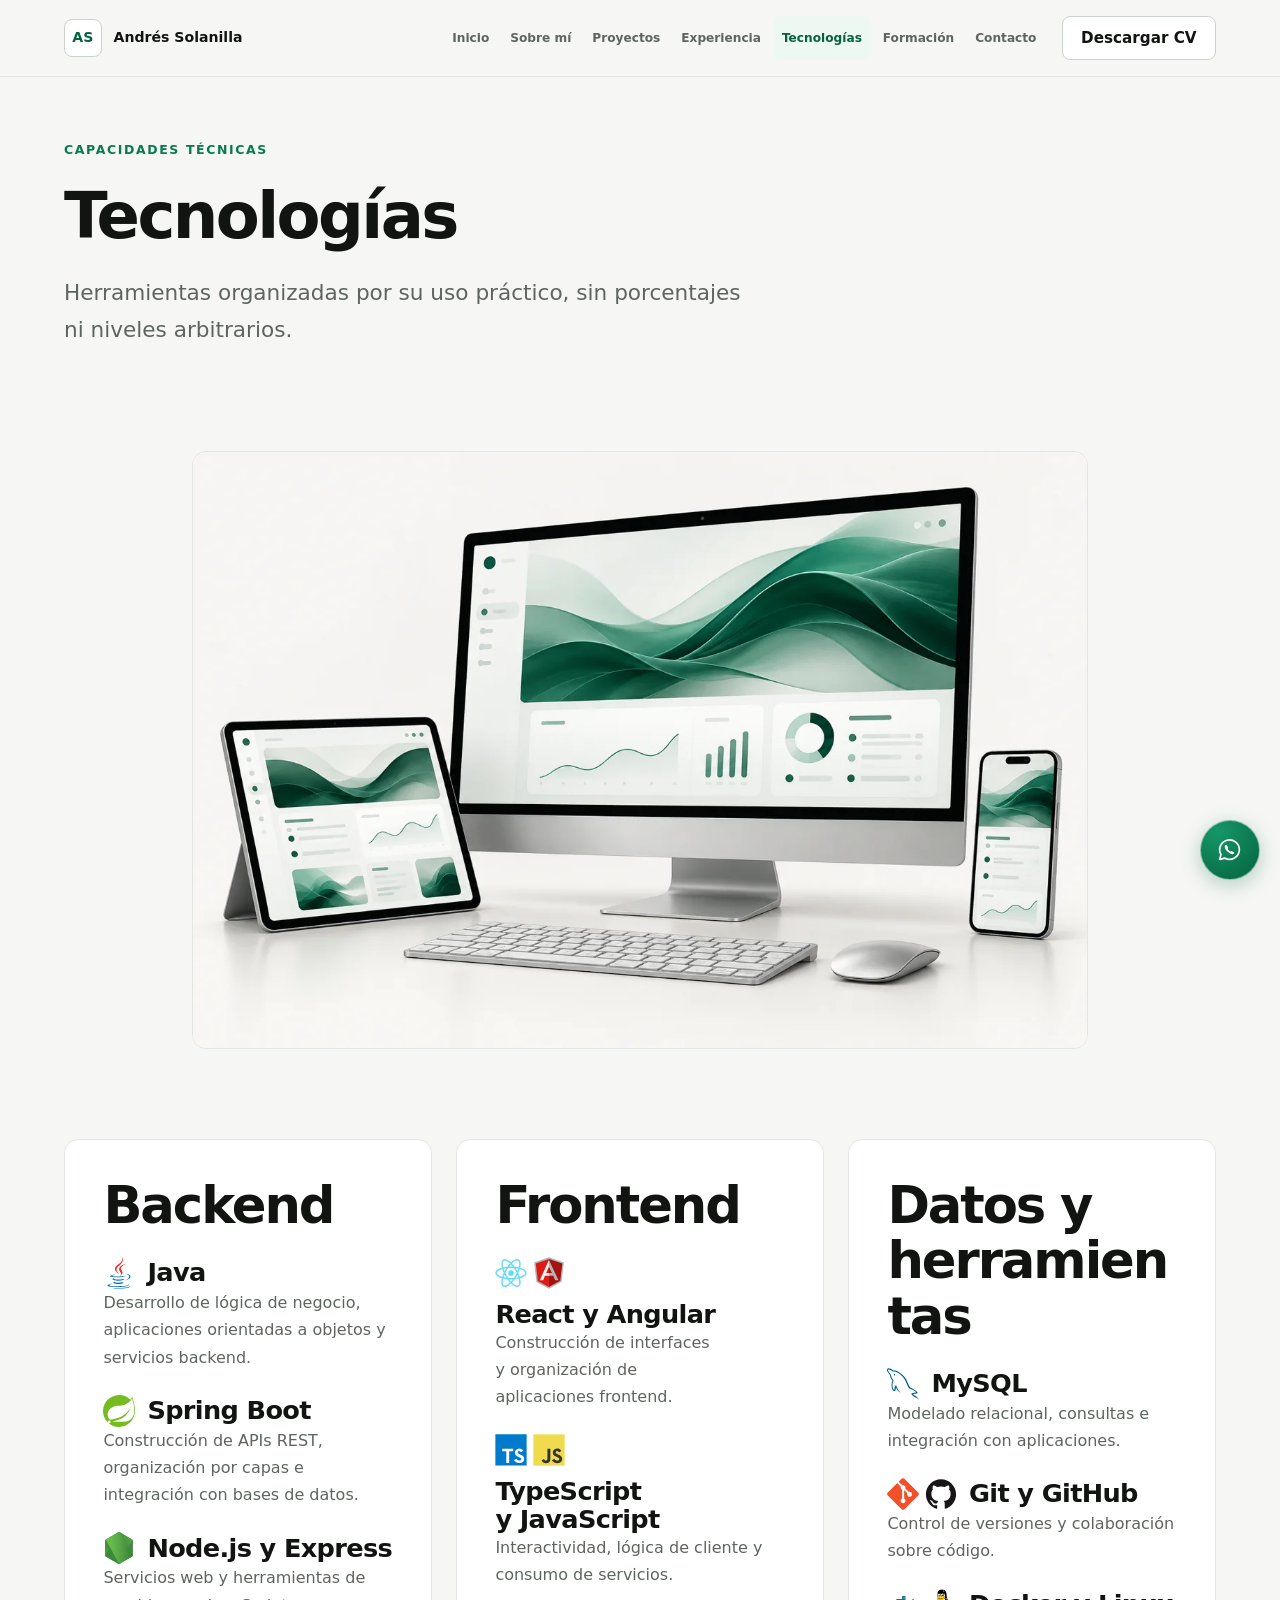
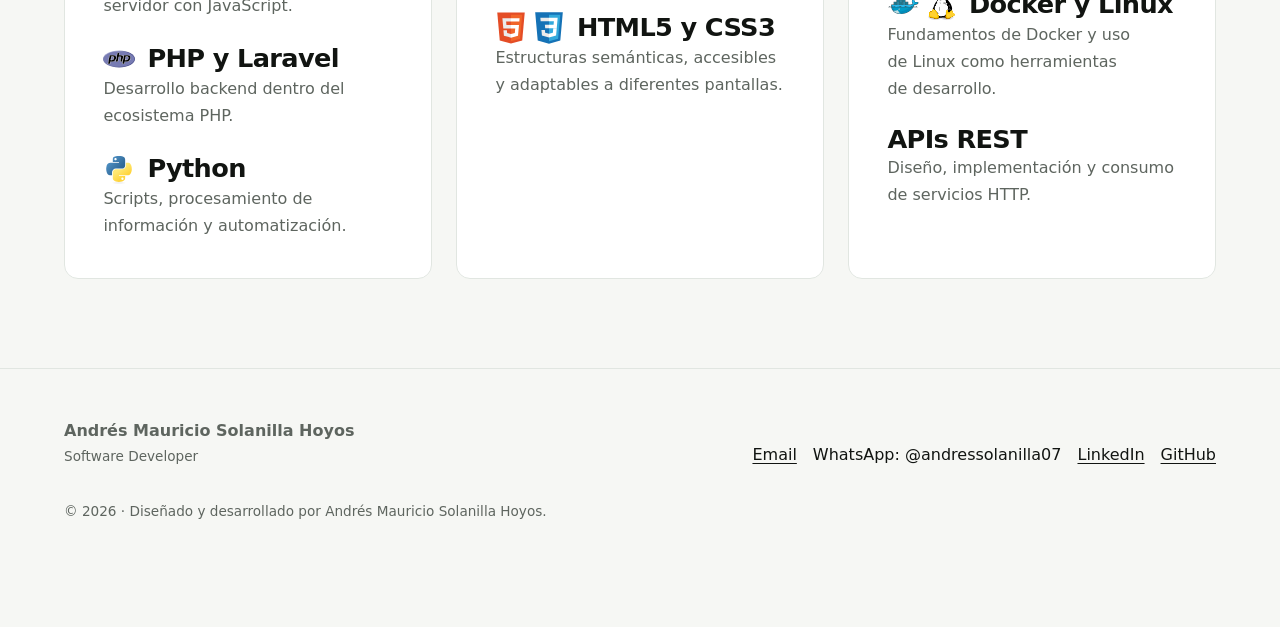
<file: skills.html>
<!doctype html>
<html lang="es">
<head>
  <meta charset="utf-8"><meta name="viewport" content="width=device-width, initial-scale=1"><title>Tecnologías | Andrés Solanilla</title><meta name="description" content="Tecnologías y capacidades de Andrés Solanilla: Java, Spring Boot, APIs REST, frontend, bases de datos y herramientas de desarrollo."><link rel="canonical" href="https://andressolanilla07.github.io/skills.html"><link rel="icon" href="assets/icons/favicon.svg" type="image/svg+xml"><link rel="stylesheet" href="css/main.css"><meta property="og:type" content="website"><meta property="og:locale" content="es_CO"><meta property="og:title" content="Tecnologías | Andrés Solanilla"><meta property="og:description" content="Capacidades prácticas de backend, frontend, datos y herramientas."><meta property="og:url" content="https://andressolanilla07.github.io/skills.html"><script type="application/ld+json">{"@context":"https://schema.org","@type":"BreadcrumbList","itemListElement":[{"@type":"ListItem","position":1,"name":"Inicio","item":"https://andressolanilla07.github.io/"},{"@type":"ListItem","position":2,"name":"Tecnologías","item":"https://andressolanilla07.github.io/skills.html"}]}</script>
</head>
<body>
  <a class="skip-link" href="#main-content">Saltar al contenido principal</a>
  <header class="site-header"><div class="site-header__inner container"><a class="brand" href="index.html" aria-label="Andrés Solanilla, inicio"><span class="brand__mark" aria-hidden="true">AS</span><span class="brand__name">Andrés Solanilla</span></a><button class="nav-toggle" type="button" aria-expanded="false" aria-controls="site-navigation"><span>Menú</span></button><nav class="site-nav" id="site-navigation" aria-label="Navegación principal"><ul class="site-nav__list"><li><a class="site-nav__link" href="index.html">Inicio</a></li><li><a class="site-nav__link" href="about.html">Sobre mí</a></li><li><a class="site-nav__link" href="projects.html">Proyectos</a></li><li><a class="site-nav__link" href="experience.html">Experiencia</a></li><li><a class="site-nav__link" href="skills.html" aria-current="page">Tecnologías</a></li><li><a class="site-nav__link" href="education.html">Formación</a></li><li><a class="site-nav__link" href="contact.html">Contacto</a></li></ul><a class="button button--secondary site-nav__cta" href="assets/documents/cv-andres-solanilla.pdf" download>Descargar CV</a></nav></div></header>
  <main class="page-main" id="main-content" tabindex="-1"><div class="container"><header class="page-header"><p class="eyebrow">Capacidades técnicas</p><h1>Tecnologías</h1><p class="page-header__intro">Herramientas organizadas por su uso práctico, sin porcentajes ni niveles arbitrarios.</p></header></div>
    <div class="container"><figure class="technology-scene__image technology-studio"><img src="assets/images/devices-silver.webp" srcset="assets/images/devices-silver-small.webp 640w, assets/images/devices-silver.webp 1280w" sizes="(max-width: 767px) calc(100vw - 40px), 900px" width="1280" height="853" loading="lazy" decoding="async" alt="Ilustración de computador de aluminio plateado, tableta y celular sin marcas, con pantallas en tonos verdes."></figure></div>
    <section class="section--compact"><div class="container grid grid--three">
      <article class="technology-group flow"><h2>Backend</h2><ul class="flow"><li><h3 class="technology-heading"><span class="technology-logos" aria-hidden="true"><img class="technology-logo" src="assets/icons/technologies/java.svg" alt="" width="32" height="32" loading="lazy" decoding="async"></span><span>Java</span></h3><p>Desarrollo de lógica de negocio, aplicaciones orientadas a objetos y servicios backend.</p></li><li><h3 class="technology-heading"><span class="technology-logos" aria-hidden="true"><img class="technology-logo" src="assets/icons/technologies/spring.svg" alt="" width="32" height="32" loading="lazy" decoding="async"></span><span>Spring Boot</span></h3><p>Construcción de APIs REST, organización por capas e integración con bases de datos.</p></li><li><h3 class="technology-heading"><span class="technology-logos" aria-hidden="true"><img class="technology-logo" src="assets/icons/technologies/nodejs.svg" alt="" width="32" height="32" loading="lazy" decoding="async"></span><span>Node.js y Express</span></h3><p>Servicios web y herramientas de servidor con JavaScript.</p></li><li><h3 class="technology-heading"><span class="technology-logos" aria-hidden="true"><img class="technology-logo" src="assets/icons/technologies/php.svg" alt="" width="32" height="32" loading="lazy" decoding="async"></span><span>PHP y Laravel</span></h3><p>Desarrollo backend dentro del ecosistema PHP.</p></li><li><h3 class="technology-heading"><span class="technology-logos" aria-hidden="true"><img class="technology-logo" src="assets/icons/technologies/python.svg" alt="" width="32" height="32" loading="lazy" decoding="async"></span><span>Python</span></h3><p>Scripts, procesamiento de información y automatización.</p></li></ul></article>
      <article class="technology-group flow"><h2>Frontend</h2><ul class="flow"><li><h3 class="technology-heading"><span class="technology-logos" aria-hidden="true"><img class="technology-logo" src="assets/icons/technologies/react.svg" alt="" width="32" height="32" loading="lazy" decoding="async"><img class="technology-logo" src="assets/icons/technologies/angularjs.svg" alt="" width="32" height="32" loading="lazy" decoding="async"></span><span>React y Angular</span></h3><p>Construcción de interfaces y organización de aplicaciones frontend.</p></li><li><h3 class="technology-heading"><span class="technology-logos" aria-hidden="true"><img class="technology-logo" src="assets/icons/technologies/typescript.svg" alt="" width="32" height="32" loading="lazy" decoding="async"><img class="technology-logo" src="assets/icons/technologies/javascript.svg" alt="" width="32" height="32" loading="lazy" decoding="async"></span><span>TypeScript y JavaScript</span></h3><p>Interactividad, lógica de cliente y consumo de servicios.</p></li><li><h3 class="technology-heading"><span class="technology-logos" aria-hidden="true"><img class="technology-logo" src="assets/icons/technologies/html5.svg" alt="" width="32" height="32" loading="lazy" decoding="async"><img class="technology-logo" src="assets/icons/technologies/css3.svg" alt="" width="32" height="32" loading="lazy" decoding="async"></span><span>HTML5 y CSS3</span></h3><p>Estructuras semánticas, accesibles y adaptables a diferentes pantallas.</p></li></ul></article>
      <article class="technology-group flow"><h2>Datos y herramientas</h2><ul class="flow"><li><h3 class="technology-heading"><span class="technology-logos" aria-hidden="true"><img class="technology-logo" src="assets/icons/technologies/mysql.svg" alt="" width="32" height="32" loading="lazy" decoding="async"></span><span>MySQL</span></h3><p>Modelado relacional, consultas e integración con aplicaciones.</p></li><li><h3 class="technology-heading"><span class="technology-logos" aria-hidden="true"><img class="technology-logo" src="assets/icons/technologies/git.svg" alt="" width="32" height="32" loading="lazy" decoding="async"><img class="technology-logo" src="assets/icons/technologies/github.svg" alt="" width="32" height="32" loading="lazy" decoding="async"></span><span>Git y GitHub</span></h3><p>Control de versiones y colaboración sobre código.</p></li><li><h3 class="technology-heading"><span class="technology-logos" aria-hidden="true"><img class="technology-logo" src="assets/icons/technologies/docker.svg" alt="" width="32" height="32" loading="lazy" decoding="async"><img class="technology-logo" src="assets/icons/technologies/linux.svg" alt="" width="32" height="32" loading="lazy" decoding="async"></span><span>Docker y Linux</span></h3><p>Fundamentos de Docker y uso de Linux como herramientas de desarrollo.</p></li><li><h3>APIs REST</h3><p>Diseño, implementación y consumo de servicios HTTP.</p></li></ul></article>
    </div></section>
  </main>
  <footer class="site-footer"><div class="site-footer__inner container"><p class="site-footer__identity"><strong>Andrés Mauricio Solanilla Hoyos</strong><span>Software Developer</span></p><nav class="footer-nav" aria-label="Enlaces de contacto"><ul class="footer-nav__list"><li><a href="mailto:solanilla07@gmail.com">Email</a></li><li><span>WhatsApp: @andressolanilla07</span></li><li><a href="https://www.linkedin.com/in/andres-solanilla-dev" target="_blank" rel="noopener noreferrer">LinkedIn</a></li><li><a href="https://github.com/andressolanilla07" target="_blank" rel="noopener noreferrer">GitHub</a></li></ul></nav><p class="site-footer__note">© <time datetime="2026">2026</time> · Diseñado y desarrollado por Andrés Mauricio Solanilla Hoyos.</p></div></footer>
  <script type="module" src="js/main.js"></script>
</body>
</html>
</file>
<file: css/main.css>
@import url("variables.css");
@import url("reset.css");
@import url("base.css");
@import url("layout.css");
@import url("components.css");
@import url("responsive.css");
</file>
